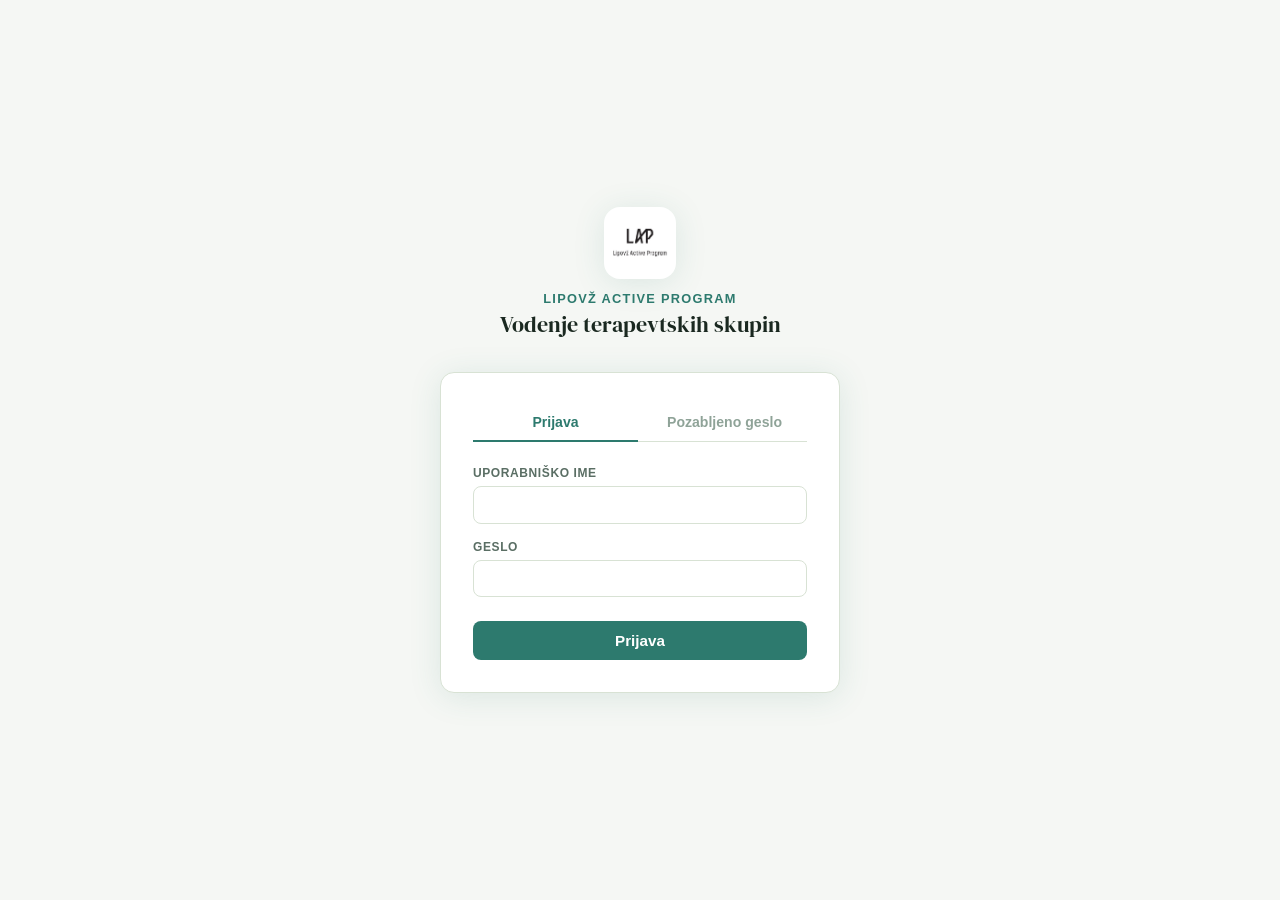
<file: templates/login.html>
<!DOCTYPE html>
<html lang="sl">
<head>
<meta charset="UTF-8">
<meta name="viewport" content="width=device-width, initial-scale=1.0">
<title>Prijava – LAP Terapevtske skupine</title>
<link rel="icon" type="image/png" href="/static/lap_logo.png">
<link rel="preconnect" href="https://fonts.googleapis.com">
<link href="https://fonts.googleapis.com/css2?family=Outfit:wght@300;400;500;600;700&family=DM+Serif+Display&display=swap" rel="stylesheet">
<style>
  :root {
    --teal: #2d7a6e;
    --teal-light: #e8f4f2;
    --border: #d8e2d4;
    --text: #1a2820;
    --text-2: #5a6e64;
    --text-3: #8fa398;
    --bg: #f5f7f4;
    --surface: #ffffff;
    --radius: 14px;
    --shadow: 0 4px 32px rgba(45,122,110,.13);
  }
  * { box-sizing: border-box; margin: 0; padding: 0; }
  body {
    font-family: 'DM Sans', sans-serif;
    background: var(--bg);
    min-height: 100vh;
    display: flex;
    align-items: center;
    justify-content: center;
    padding: 1rem;
  }
  .login-wrap {
    width: 100%;
    max-width: 400px;
  }
  .login-logo {
    text-align: center;
    margin-bottom: 2rem;
  }
  .login-logo img {
    width: 72px;
    height: 72px;
    object-fit: contain;
    background: white;
    border-radius: 16px;
    padding: 8px;
    box-shadow: var(--shadow);
    margin-bottom: .75rem;
    display: block;
    margin-left: auto;
    margin-right: auto;
  }
  .login-logo h1 {
    font-family: 'DM Sans', sans-serif;
    font-size: .8rem;
    font-weight: 700;
    text-transform: uppercase;
    letter-spacing: .1em;
    color: var(--teal);
    margin-bottom: .2rem;
  }
  .login-logo p {
    font-family: 'DM Serif Display', serif;
    font-size: 1.4rem;
    color: var(--text);
  }
  .card {
    background: var(--surface);
    border-radius: var(--radius);
    box-shadow: var(--shadow);
    padding: 2rem;
    border: 1px solid var(--border);
  }
  .tabs {
    display: flex;
    border-bottom: 1px solid var(--border);
    margin-bottom: 1.5rem;
    gap: .25rem;
  }
  .tab {
    flex: 1;
    padding: .6rem;
    text-align: center;
    cursor: pointer;
    font-size: .88rem;
    font-weight: 600;
    color: var(--text-3);
    border-bottom: 2px solid transparent;
    margin-bottom: -1px;
    transition: all .15s;
    background: none;
    border-top: none;
    border-left: none;
    border-right: none;
    font-family: 'DM Sans', sans-serif;
  }
  .tab.active { color: var(--teal); border-bottom-color: var(--teal); }
  .panel { display: none; }
  .panel.active { display: block; }
  .form-group { margin-bottom: 1rem; }
  .form-group label {
    display: block;
    font-size: .75rem;
    font-weight: 600;
    text-transform: uppercase;
    letter-spacing: .05em;
    color: var(--text-2);
    margin-bottom: .4rem;
  }
  .form-input {
    width: 100%;
    padding: .6rem .85rem;
    border: 1.5px solid var(--border);
    border-radius: 8px;
    font-family: 'DM Sans', sans-serif;
    font-size: .9rem;
    color: var(--text);
    background: var(--surface);
    transition: border .15s;
  }
  @media (max-width: 768px) {
    /* Prevent iOS zoom on input focus */
    .form-input { font-size: 16px; }
    .btn { min-height: 48px; font-size: 1rem; }
  }
  .form-input:focus { outline: none; border-color: var(--teal); }
  .btn {
    width: 100%;
    padding: .7rem;
    background: var(--teal);
    color: white;
    border: none;
    border-radius: 8px;
    font-family: 'DM Sans', sans-serif;
    font-size: .95rem;
    font-weight: 600;
    cursor: pointer;
    transition: background .15s;
    margin-top: .5rem;
  }
  .btn:hover { background: #25665c; }
  .error {
    background: #fdecea;
    color: #c0392b;
    padding: .6rem .85rem;
    border-radius: 8px;
    font-size: .85rem;
    margin-bottom: 1rem;
    display: none;
  }
  .error.show { display: block; }
  .hint {
    text-align: center;
    font-size: .78rem;
    color: var(--text-3);
    margin-top: 1.25rem;
  }
  @media (max-width: 480px) {
    body { padding: .75rem; align-items: flex-start; padding-top: 2rem; }
    .card { padding: 1.25rem; }
    .login-logo img { width: 56px; height: 56px; }
    .login-logo p { font-size: 1.15rem; }
  }
</style>
</head>
<body>
<div class="login-wrap">
  <div class="login-logo">
    <img src="/static/lap_logo.png" alt="LAP">
    <h1>Lipovž Active Program</h1>
    <p>Vodenje terapevtskih skupin</p>
  </div>
  <div class="card">
    <div class="tabs">
      <button class="tab active" onclick="showTab('login')">Prijava</button>
      <button class="tab" onclick="showTab('reset')">Pozabljeno geslo</button>
    </div>

    <!-- LOGIN -->
    <div id="panel-login" class="panel active">
      <div class="error" id="login-error"></div>
      <div class="form-group">
        <label>Uporabniško ime</label>
        <input type="text" id="login-username" class="form-input" placeholder="" autocomplete="off" autocapitalize="none" autocorrect="off" spellcheck="false" readonly onfocus="this.removeAttribute('readonly')">
      </div>
      <div class="form-group">
        <label>Geslo</label>
        <input type="password" id="login-password" class="form-input" placeholder="" autocomplete="off" readonly onfocus="this.removeAttribute('readonly')">
      </div>
      <button class="btn" onclick="doLogin()">Prijava</button>
    </div>

    <!-- RESET INFO -->
    <div id="panel-reset" class="panel">
      <p style="color:var(--text-2);font-size:.9rem;line-height:1.6;margin-bottom:1rem">
        Za ponastavitev gesla se obrnite na administratorja sistema.<br><br>
        Geslo je mogoče spremeniti po prijavi v razdelku <strong>Nastavitve → Moj račun</strong>.
      </p>
      <button class="btn" onclick="showTab('login')" style="background:var(--teal-light);color:var(--teal)">← Nazaj na prijavo</button>
    </div>
  </div>
</div>

<script>
function showTab(name) {
  document.querySelectorAll('.tab').forEach((t,i) => t.classList.toggle('active', ['login','reset'][i] === name));
  document.querySelectorAll('.panel').forEach(p => p.classList.remove('active'));
  document.getElementById('panel-' + name).classList.add('active');
}

async function doLogin() {
  const username = document.getElementById('login-username').value.trim();
  const password = document.getElementById('login-password').value;
  const errEl = document.getElementById('login-error');
  errEl.classList.remove('show');
  const r = await fetch('/api/auth/login', {
    method: 'POST',
    headers: {'Content-Type': 'application/json'},
    body: JSON.stringify({username, password})
  });
  const data = await r.json();
  if (data.ok) {
    window.location.href = '/app';
  } else {
    errEl.textContent = data.error || 'Napaka pri prijavi.';
    errEl.classList.add('show');
  }
}

document.addEventListener('keydown', e => {
  if (e.key === 'Enter') doLogin();
});
</script>
</body>
</html>
</file>
